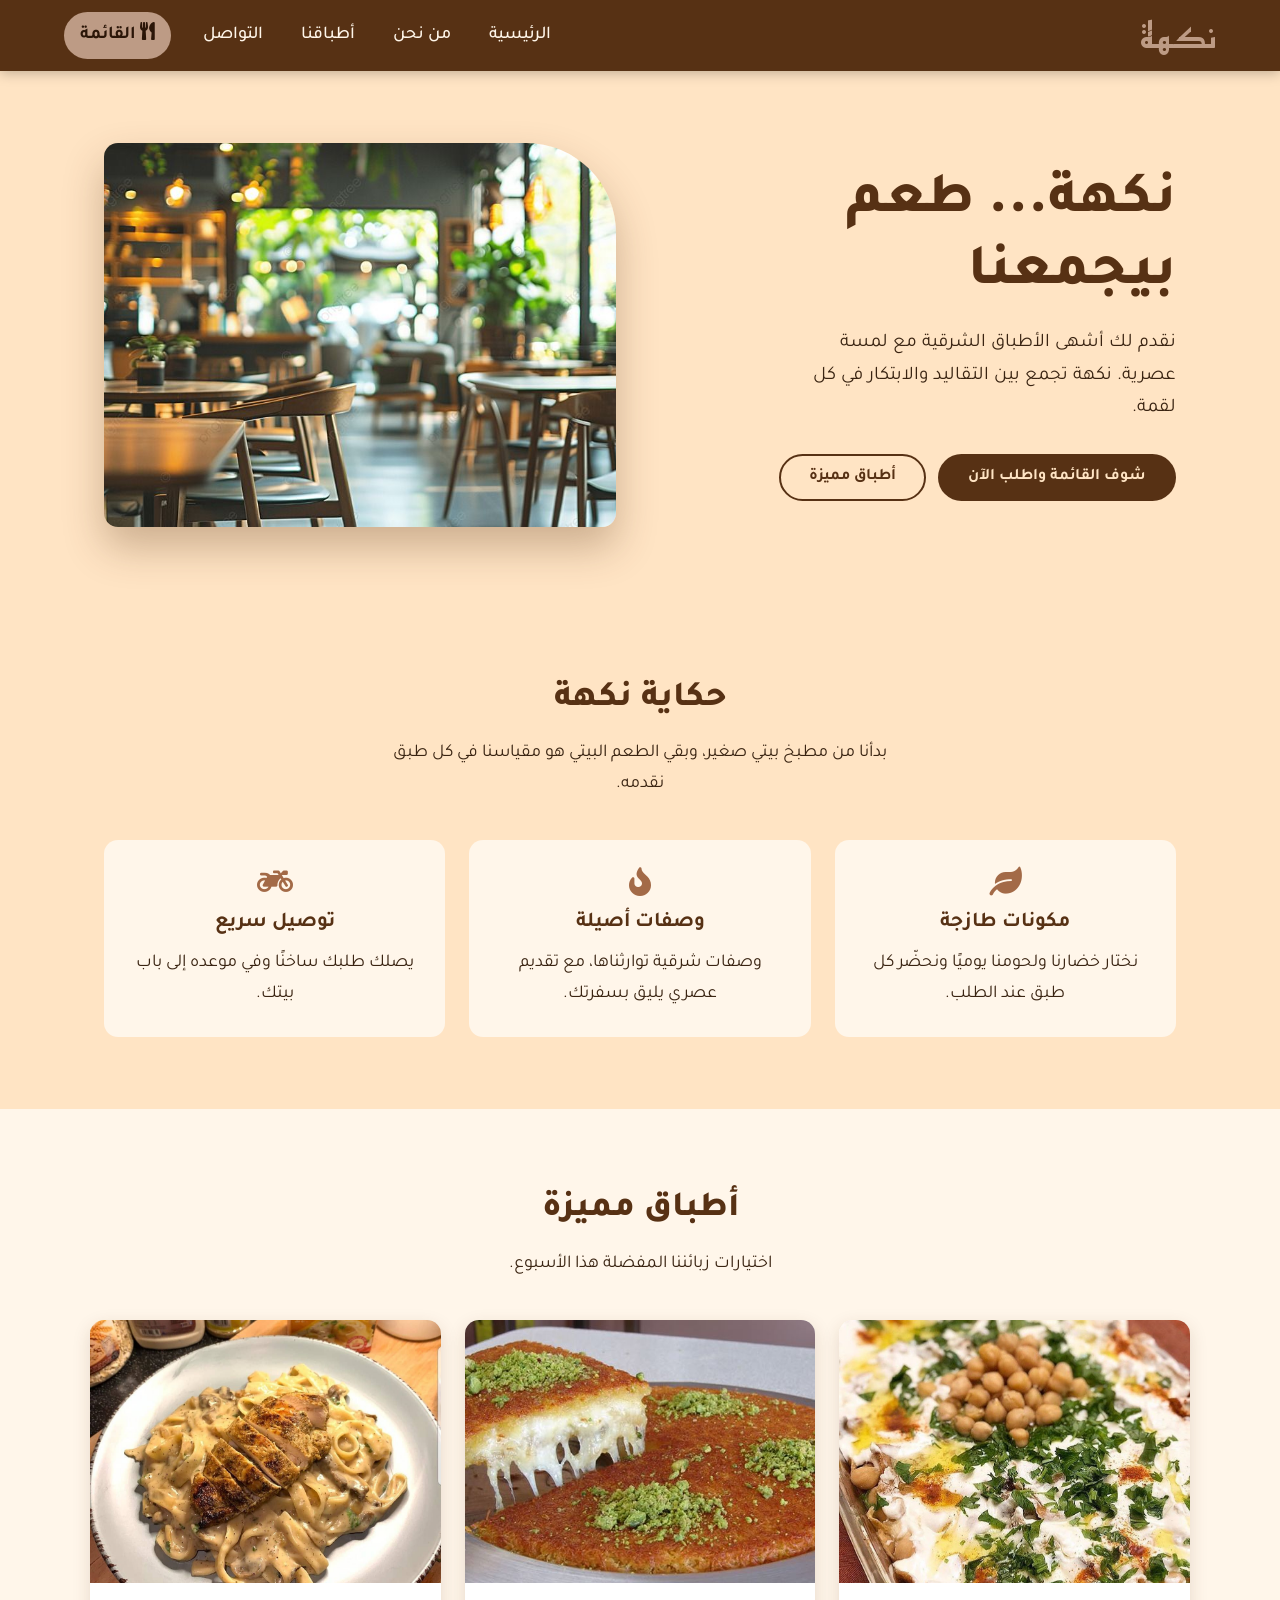
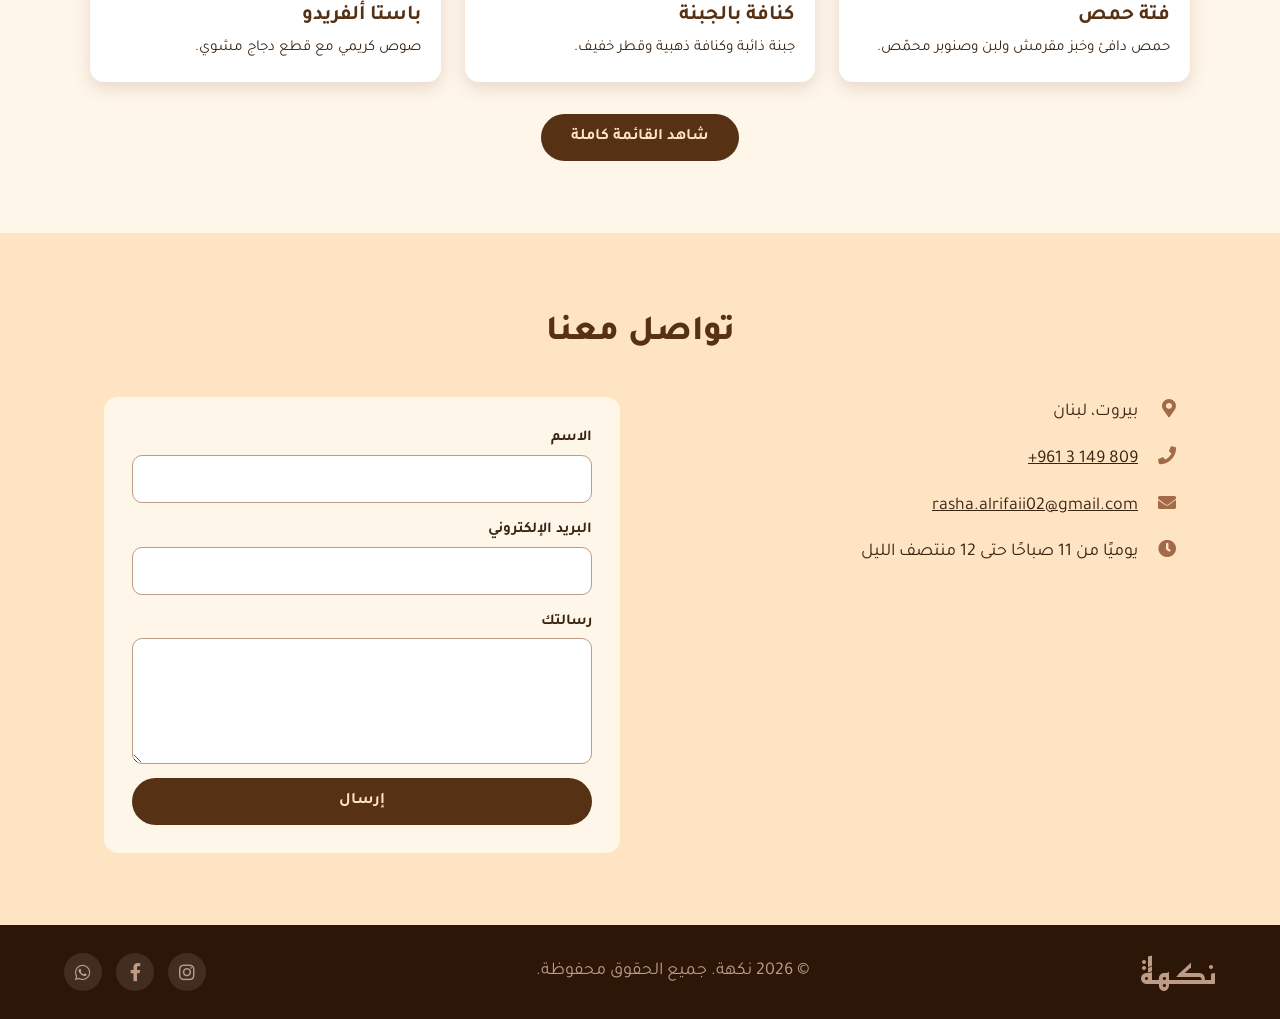
<file: index.html>
<!DOCTYPE html>
<html lang="ar" dir="rtl">
<head>
  <meta charset="UTF-8">
  <meta name="viewport" content="width=device-width, initial-scale=1.0">
  <title>نكهة | أطباق شرقية بلمسة عصرية</title>
  <meta name="description" content="نكهة: أشهى الأطباق الشرقية مع لمسة عصرية. اطلب الآن من القائمة.">
  <link rel="preconnect" href="https://fonts.googleapis.com">
  <link rel="preconnect" href="https://fonts.gstatic.com" crossorigin>
  <link href="https://fonts.googleapis.com/css2?family=Tajawal:wght@400;500;700;800&family=Reem+Kufi:wght@600&display=swap" rel="stylesheet">
  <link rel="stylesheet" href="https://cdnjs.cloudflare.com/ajax/libs/font-awesome/5.15.3/css/all.min.css">
  <link rel="stylesheet" href="homepage.css">
</head>
<body>
  <header class="site-header">
    <a href="#home" class="logo">نكهة</a>
    <button class="nav-toggle" id="navToggle" aria-label="القائمة" aria-expanded="false"><i class="fas fa-bars"></i></button>
    <nav class="navbar" id="navbar">
      <a href="#home">الرئيسية</a>
      <a href="#about">من نحن</a>
      <a href="#product">أطباقنا</a>
      <a href="#contact">التواصل</a>
      <a href="menu.html" class="nav-cta"><i class="fas fa-utensils"></i> القائمة</a>
    </nav>
  </header>

  <main>
    <section class="hero" id="home">
      <div class="hero-text">
        <h1>نكهة... طعم بيجمعنا</h1>
        <p>نقدم لك أشهى الأطباق الشرقية مع لمسة عصرية. نكهة تجمع بين التقاليد والابتكار في كل لقمة.</p>
        <div class="hero-actions">
          <a class="btn btn-primary" href="menu.html">شوف القائمة واطلب الآن</a>
          <a class="btn btn-ghost" href="#product">أطباق مميزة</a>
        </div>
      </div>
      <div class="hero-img"><img src="r.jpg" alt="أطباق من مطعم نكهة"></div>
    </section>

    <section class="section" id="about">
      <h2 class="section-title">حكاية نكهة</h2>
      <p class="section-lead">بدأنا من مطبخ بيتي صغير، وبقي الطعم البيتي هو مقياسنا في كل طبق نقدمه.</p>
      <div class="features">
        <article><i class="fas fa-leaf"></i><h3>مكونات طازجة</h3><p>نختار خضارنا ولحومنا يوميًا ونحضّر كل طبق عند الطلب.</p></article>
        <article><i class="fas fa-fire"></i><h3>وصفات أصيلة</h3><p>وصفات شرقية توارثناها، مع تقديم عصري يليق بسفرتك.</p></article>
        <article><i class="fas fa-motorcycle"></i><h3>توصيل سريع</h3><p>يصلك طلبك ساخنًا وفي موعده إلى باب بيتك.</p></article>
      </div>
    </section>

    <section class="section alt" id="product">
      <h2 class="section-title">أطباق مميزة</h2>
      <p class="section-lead">اختيارات زبائننا المفضلة هذا الأسبوع.</p>
      <div class="dishes">
        <figure><img src="fatteh.jpg" alt="فتة حمص" loading="lazy"><figcaption><h3>فتة حمص</h3><p>حمص دافئ وخبز مقرمش ولبن وصنوبر محمّص.</p></figcaption></figure>
        <figure><img src="kanava-cheese-2.jpeg" alt="كنافة بالجبنة" loading="lazy"><figcaption><h3>كنافة بالجبنة</h3><p>جبنة ذائبة وكنافة ذهبية وقطر خفيف.</p></figcaption></figure>
        <figure><img src="pasta.jpg" alt="باستا ألفريدو" loading="lazy"><figcaption><h3>باستا ألفريدو</h3><p>صوص كريمي مع قطع دجاج مشوي.</p></figcaption></figure>
      </div>
      <a class="btn btn-primary center" href="menu.html">شاهد القائمة كاملة</a>
    </section>

    <section class="section" id="contact">
      <h2 class="section-title">تواصل معنا</h2>
      <div class="contact-grid">
        <ul class="contact-info">
          <li><i class="fas fa-map-marker-alt"></i> بيروت، لبنان</li>
          <li><i class="fas fa-phone"></i> <a href="tel:+9613149809" dir="ltr">+961 3 149 809</a></li>
          <li><i class="fas fa-envelope"></i> <a href="mailto:rasha.alrifaii02@gmail.com">rasha.alrifaii02@gmail.com</a></li>
          <li><i class="fas fa-clock"></i> يوميًا من 11 صباحًا حتى 12 منتصف الليل</li>
        </ul>
        <form class="contact-form" onsubmit="event.preventDefault();this.reset();alert('شكرًا لك! وصلتنا رسالتك.')">
          <label>الاسم<input type="text" required></label>
          <label>البريد الإلكتروني<input type="email" required></label>
          <label>رسالتك<textarea rows="4" required></textarea></label>
          <button class="btn btn-primary" type="submit">إرسال</button>
        </form>
      </div>
    </section>
  </main>

  <footer class="site-footer">
    <span class="logo">نكهة</span>
    <p>© 2026 نكهة. جميع الحقوق محفوظة.</p>
    <div class="social"><a href="#" aria-label="إنستغرام"><i class="fab fa-instagram"></i></a><a href="#" aria-label="فيسبوك"><i class="fab fa-facebook-f"></i></a><a href="#" aria-label="واتساب"><i class="fab fa-whatsapp"></i></a></div>
  </footer>

  <script>
    const t=document.getElementById('navToggle'),n=document.getElementById('navbar');
    t.onclick=()=>t.setAttribute('aria-expanded',n.classList.toggle('open'));
    n.querySelectorAll('a').forEach(a=>a.onclick=()=>{n.classList.remove('open');t.setAttribute('aria-expanded','false')});
  </script>
</body>
</html>
</file>
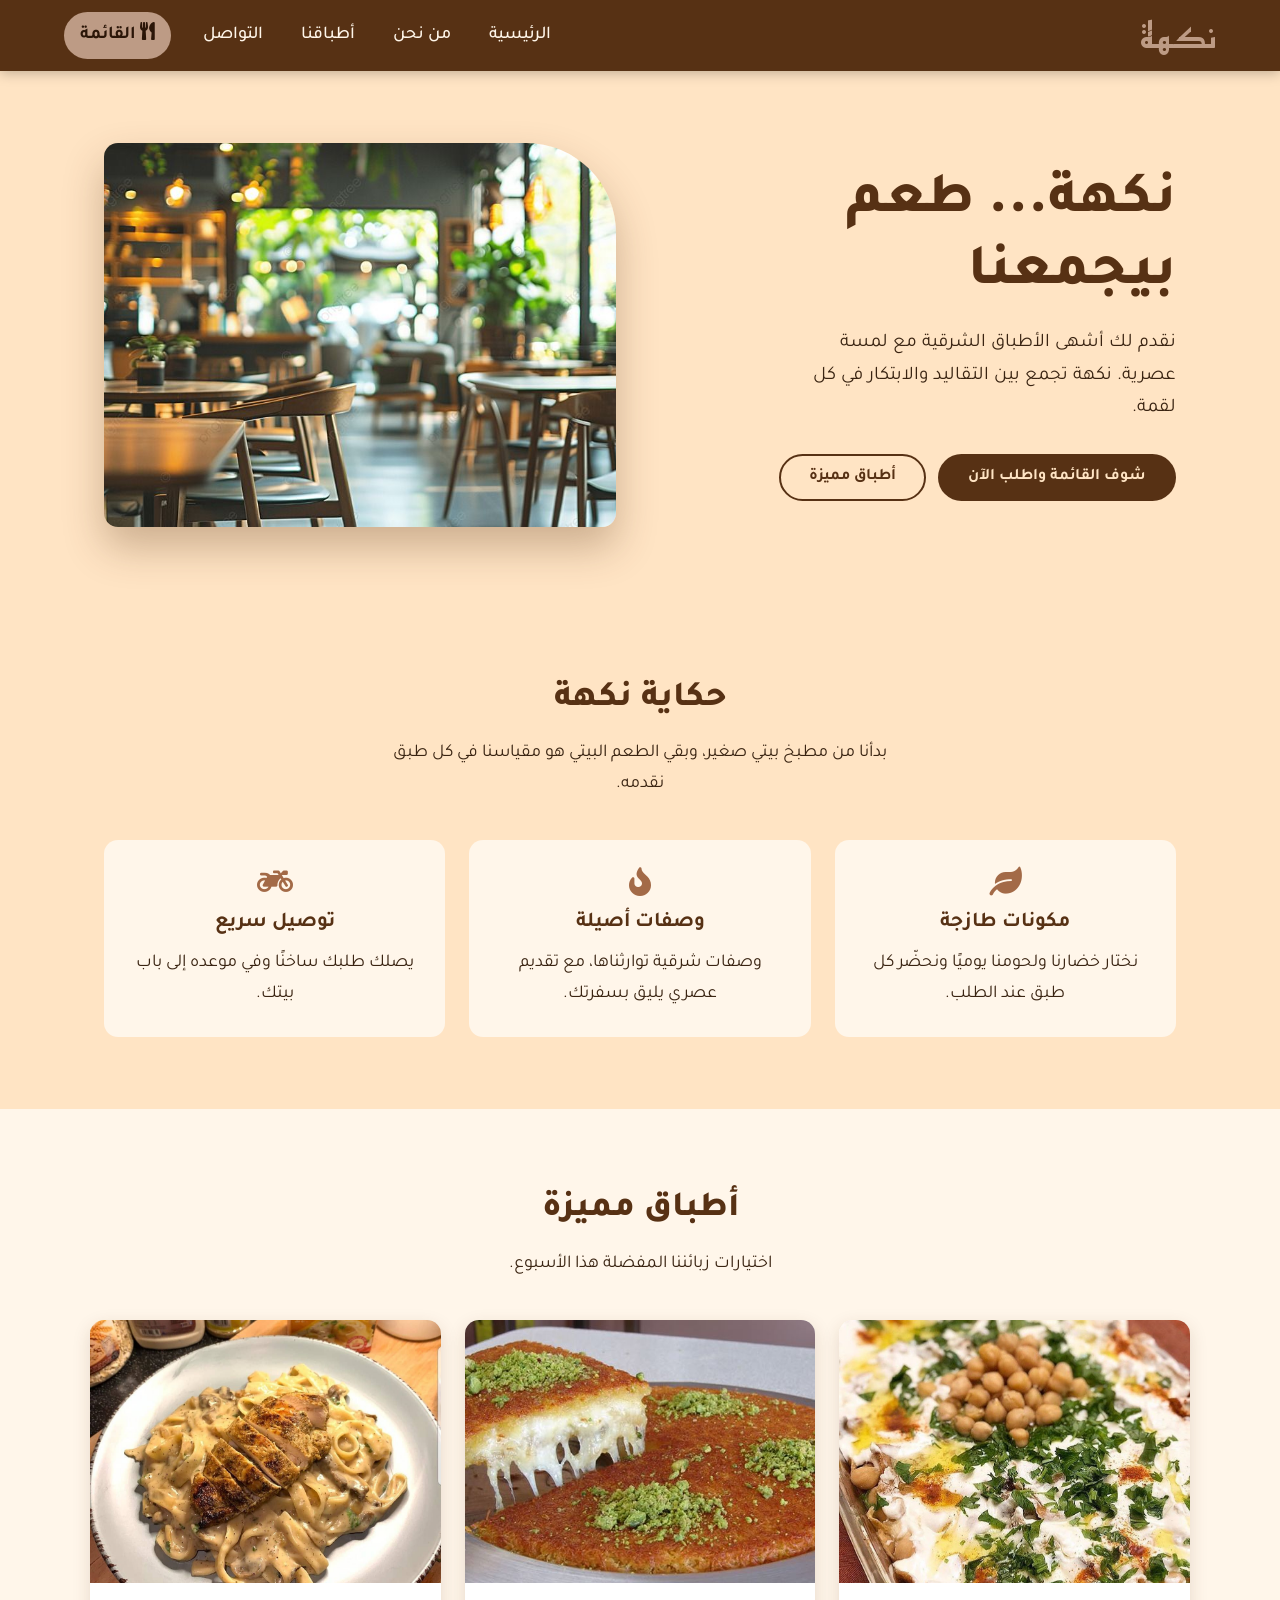
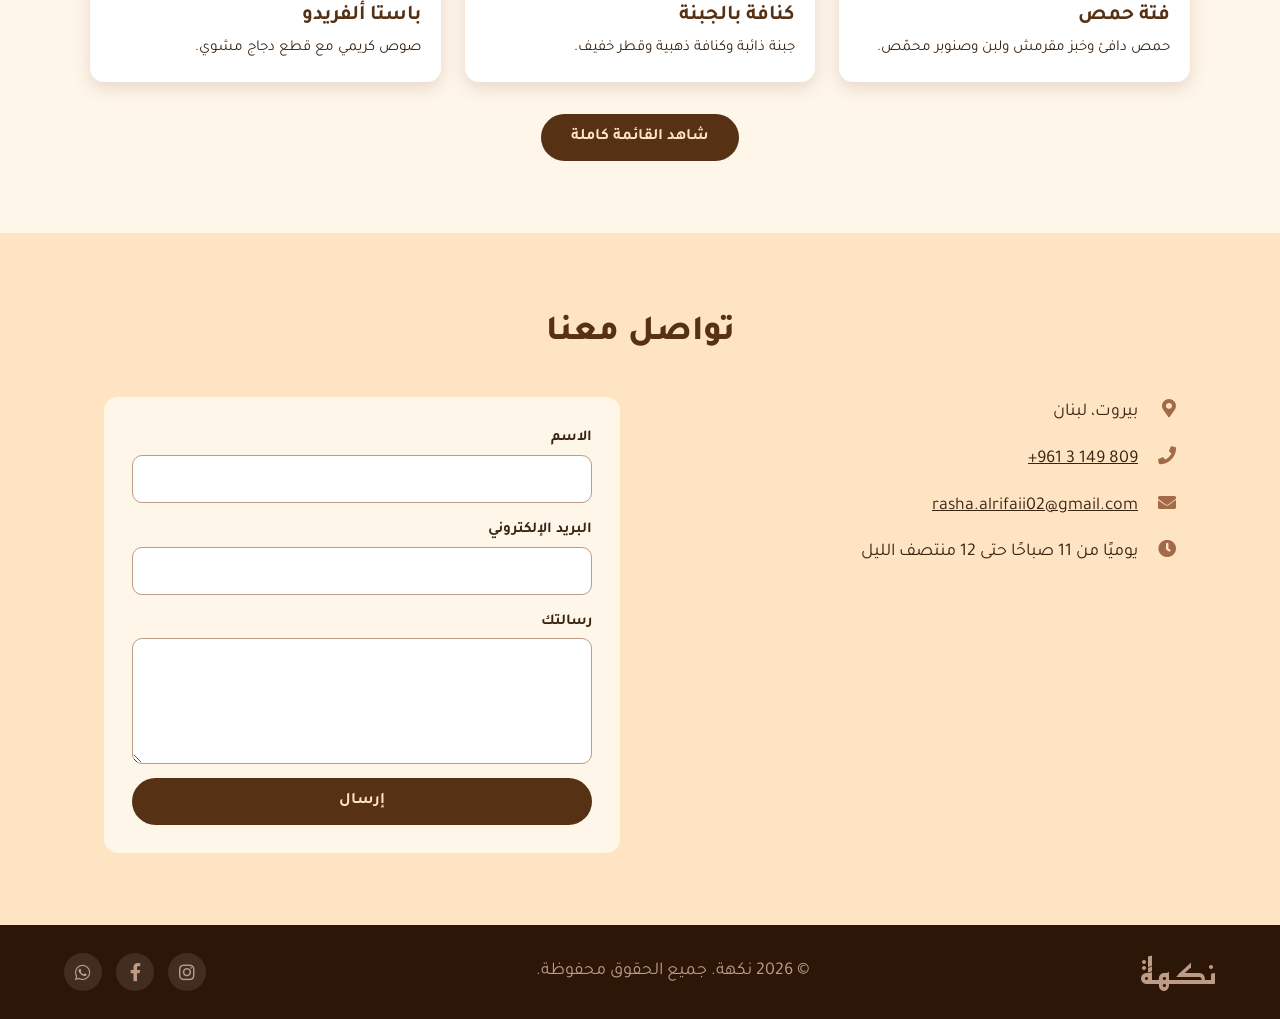
<file: homepage.html>
<!DOCTYPE html>
<html lang="ar" dir="rtl">
<head>
  <meta charset="UTF-8">
  <meta name="viewport" content="width=device-width, initial-scale=1.0">
  <title>نكهة | أطباق شرقية بلمسة عصرية</title>
  <meta name="description" content="نكهة: أشهى الأطباق الشرقية مع لمسة عصرية. اطلب الآن من القائمة.">
  <link rel="preconnect" href="https://fonts.googleapis.com">
  <link rel="preconnect" href="https://fonts.gstatic.com" crossorigin>
  <link href="https://fonts.googleapis.com/css2?family=Tajawal:wght@400;500;700;800&family=Reem+Kufi:wght@600&display=swap" rel="stylesheet">
  <link rel="stylesheet" href="https://cdnjs.cloudflare.com/ajax/libs/font-awesome/5.15.3/css/all.min.css">
  <link rel="stylesheet" href="homepage.css">
</head>
<body>
  <header class="site-header">
    <a href="#home" class="logo">نكهة</a>
    <button class="nav-toggle" id="navToggle" aria-label="القائمة" aria-expanded="false"><i class="fas fa-bars"></i></button>
    <nav class="navbar" id="navbar">
      <a href="#home">الرئيسية</a>
      <a href="#about">من نحن</a>
      <a href="#product">أطباقنا</a>
      <a href="#contact">التواصل</a>
      <a href="menu.html" class="nav-cta"><i class="fas fa-utensils"></i> القائمة</a>
    </nav>
  </header>

  <main>
    <section class="hero" id="home">
      <div class="hero-text">
        <h1>نكهة... طعم بيجمعنا</h1>
        <p>نقدم لك أشهى الأطباق الشرقية مع لمسة عصرية. نكهة تجمع بين التقاليد والابتكار في كل لقمة.</p>
        <div class="hero-actions">
          <a class="btn btn-primary" href="menu.html">شوف القائمة واطلب الآن</a>
          <a class="btn btn-ghost" href="#product">أطباق مميزة</a>
        </div>
      </div>
      <div class="hero-img"><img src="r.jpg" alt="أطباق من مطعم نكهة"></div>
    </section>

    <section class="section" id="about">
      <h2 class="section-title">حكاية نكهة</h2>
      <p class="section-lead">بدأنا من مطبخ بيتي صغير، وبقي الطعم البيتي هو مقياسنا في كل طبق نقدمه.</p>
      <div class="features">
        <article><i class="fas fa-leaf"></i><h3>مكونات طازجة</h3><p>نختار خضارنا ولحومنا يوميًا ونحضّر كل طبق عند الطلب.</p></article>
        <article><i class="fas fa-fire"></i><h3>وصفات أصيلة</h3><p>وصفات شرقية توارثناها، مع تقديم عصري يليق بسفرتك.</p></article>
        <article><i class="fas fa-motorcycle"></i><h3>توصيل سريع</h3><p>يصلك طلبك ساخنًا وفي موعده إلى باب بيتك.</p></article>
      </div>
    </section>

    <section class="section alt" id="product">
      <h2 class="section-title">أطباق مميزة</h2>
      <p class="section-lead">اختيارات زبائننا المفضلة هذا الأسبوع.</p>
      <div class="dishes">
        <figure><img src="fatteh.jpg" alt="فتة حمص" loading="lazy"><figcaption><h3>فتة حمص</h3><p>حمص دافئ وخبز مقرمش ولبن وصنوبر محمّص.</p></figcaption></figure>
        <figure><img src="kanava-cheese-2.jpeg" alt="كنافة بالجبنة" loading="lazy"><figcaption><h3>كنافة بالجبنة</h3><p>جبنة ذائبة وكنافة ذهبية وقطر خفيف.</p></figcaption></figure>
        <figure><img src="pasta.jpg" alt="باستا ألفريدو" loading="lazy"><figcaption><h3>باستا ألفريدو</h3><p>صوص كريمي مع قطع دجاج مشوي.</p></figcaption></figure>
      </div>
      <a class="btn btn-primary center" href="menu.html">شاهد القائمة كاملة</a>
    </section>

    <section class="section" id="contact">
      <h2 class="section-title">تواصل معنا</h2>
      <div class="contact-grid">
        <ul class="contact-info">
          <li><i class="fas fa-map-marker-alt"></i> بيروت، لبنان</li>
          <li><i class="fas fa-phone"></i> <a href="tel:+9613149809" dir="ltr">+961 3 149 809</a></li>
          <li><i class="fas fa-envelope"></i> <a href="mailto:rasha.alrifaii02@gmail.com">rasha.alrifaii02@gmail.com</a></li>
          <li><i class="fas fa-clock"></i> يوميًا من 11 صباحًا حتى 12 منتصف الليل</li>
        </ul>
        <form class="contact-form" onsubmit="event.preventDefault();this.reset();alert('شكرًا لك! وصلتنا رسالتك.')">
          <label>الاسم<input type="text" required></label>
          <label>البريد الإلكتروني<input type="email" required></label>
          <label>رسالتك<textarea rows="4" required></textarea></label>
          <button class="btn btn-primary" type="submit">إرسال</button>
        </form>
      </div>
    </section>
  </main>

  <footer class="site-footer">
    <span class="logo">نكهة</span>
    <p>© 2026 نكهة. جميع الحقوق محفوظة.</p>
    <div class="social"><a href="#" aria-label="إنستغرام"><i class="fab fa-instagram"></i></a><a href="#" aria-label="فيسبوك"><i class="fab fa-facebook-f"></i></a><a href="#" aria-label="واتساب"><i class="fab fa-whatsapp"></i></a></div>
  </footer>

  <script>
    const t=document.getElementById('navToggle'),n=document.getElementById('navbar');
    t.onclick=()=>t.setAttribute('aria-expanded',n.classList.toggle('open'));
    n.querySelectorAll('a').forEach(a=>a.onclick=()=>{n.classList.remove('open');t.setAttribute('aria-expanded','false')});
  </script>
</body>
</html>
</file>
<file: homepage.css>
:root{--dark:#2b1608;--brown:#573114;--accent:#a36a47;--tan:#bd9b85;--bisque:#ffe4c4;--cream:#fff6ea;--ink:#3a2412;--radius:14px}
*{margin:0;padding:0;box-sizing:border-box}
html{scroll-behavior:smooth;scroll-padding-top:80px}
body{font-family:'Tajawal',sans-serif;background:var(--bisque);color:var(--ink);line-height:1.7;font-size:18px}
img{max-width:100%;display:block}
a{color:inherit}
:focus-visible{outline:3px solid var(--accent);outline-offset:3px}

.site-header{position:sticky;top:0;z-index:50;display:flex;align-items:center;justify-content:space-between;gap:20px;padding:12px 5%;background:var(--brown);box-shadow:0 2px 12px rgba(0,0,0,.25)}
.logo{font-family:'Reem Kufi',sans-serif;font-size:2.2rem;color:var(--tan);text-decoration:none;line-height:1}
.navbar{display:flex;align-items:center;gap:6px}
.navbar a{color:var(--cream);text-decoration:none;padding:8px 16px;border-radius:99px;font-weight:500;transition:.2s}
.navbar a:hover{background:rgba(255,255,255,.12)}
.navbar .nav-cta{background:var(--tan);color:var(--dark);font-weight:700;margin-inline-start:10px}
.navbar .nav-cta:hover{background:var(--bisque)}
.nav-toggle{display:none;background:none;border:0;color:var(--cream);font-size:1.6rem;cursor:pointer}

.btn{display:inline-block;padding:12px 28px;border-radius:99px;font:700 1rem 'Tajawal',sans-serif;text-decoration:none;border:2px solid transparent;cursor:pointer;transition:.2s}
.btn-primary{background:var(--brown);color:var(--bisque)}
.btn-primary:hover{background:var(--accent)}
.btn-ghost{border-color:var(--brown);color:var(--brown)}
.btn-ghost:hover{background:var(--brown);color:var(--bisque)}
.btn.center{display:table;margin:32px auto 0}

.hero{display:grid;grid-template-columns:1fr 1fr;align-items:center;gap:48px;padding:72px 5%;max-width:1200px;margin:auto}
.hero h1{font-size:clamp(2.2rem,5vw,3.6rem);line-height:1.25;color:var(--brown);font-weight:800;margin-bottom:16px}
.hero p{font-size:1.2rem;max-width:34ch;margin-bottom:28px}
.hero-actions{display:flex;flex-wrap:wrap;gap:12px}
.hero-img img{width:100%;aspect-ratio:4/3;object-fit:cover;border-radius:var(--radius) 90px var(--radius) var(--radius);box-shadow:0 20px 40px rgba(87,49,20,.3)}

.section{padding:72px 5%;max-width:1200px;margin:auto}
.section.alt{max-width:none;background:var(--cream)}
.section.alt>*{max-width:1100px;margin-inline:auto}
.section-title{text-align:center;font-size:2.2rem;color:var(--brown);font-weight:800}
.section-lead{text-align:center;margin:8px auto 40px;max-width:50ch}
.features{display:grid;grid-template-columns:repeat(auto-fit,minmax(240px,1fr));gap:24px}
.features article{background:var(--cream);padding:28px;border-radius:var(--radius);text-align:center}
.features i{font-size:1.8rem;color:var(--accent);margin-bottom:10px}
.features h3{color:var(--brown);margin-bottom:6px}

.dishes{display:grid;grid-template-columns:repeat(auto-fit,minmax(260px,1fr));gap:24px}
.dishes figure{background:#fff;border-radius:var(--radius);overflow:hidden;box-shadow:0 6px 18px rgba(87,49,20,.15)}
.dishes img{width:100%;aspect-ratio:4/3;object-fit:cover}
.dishes figcaption{padding:16px 20px 22px}
.dishes h3{color:var(--brown)}
.dishes p{font-size:.95rem}

.contact-grid{display:grid;grid-template-columns:1fr 1fr;gap:40px;margin-top:32px}
.contact-info{list-style:none;display:grid;gap:16px;align-content:start}
.contact-info i{width:34px;color:var(--accent)}
.contact-form{display:grid;gap:14px;background:var(--cream);padding:28px;border-radius:var(--radius)}
.contact-form label{display:grid;gap:4px;font-weight:700;font-size:.95rem}
.contact-form input,.contact-form textarea{font:inherit;padding:10px 14px;border:1px solid var(--tan);border-radius:10px;background:#fff}

.site-footer{display:flex;flex-wrap:wrap;align-items:center;justify-content:space-between;gap:12px;padding:28px 5%;background:var(--dark);color:var(--tan)}
.social{display:flex;gap:14px}
.social a{width:38px;height:38px;display:grid;place-items:center;border-radius:50%;background:rgba(255,255,255,.1);text-decoration:none}
.social a:hover{background:var(--tan);color:var(--dark)}

@media(max-width:800px){
  .nav-toggle{display:block}
  .navbar{display:none;position:absolute;top:100%;inset-inline:0;flex-direction:column;align-items:stretch;background:var(--brown);padding:12px 5% 20px}
  .navbar.open{display:flex}
  .navbar a{text-align:center}
  .hero,.contact-grid{grid-template-columns:1fr}
  .hero{padding-top:40px;text-align:center}
  .hero p{margin-inline:auto}
  .hero-actions{justify-content:center}
}
@media(prefers-reduced-motion:reduce){html{scroll-behavior:auto}*{transition:none!important}}
</file>
